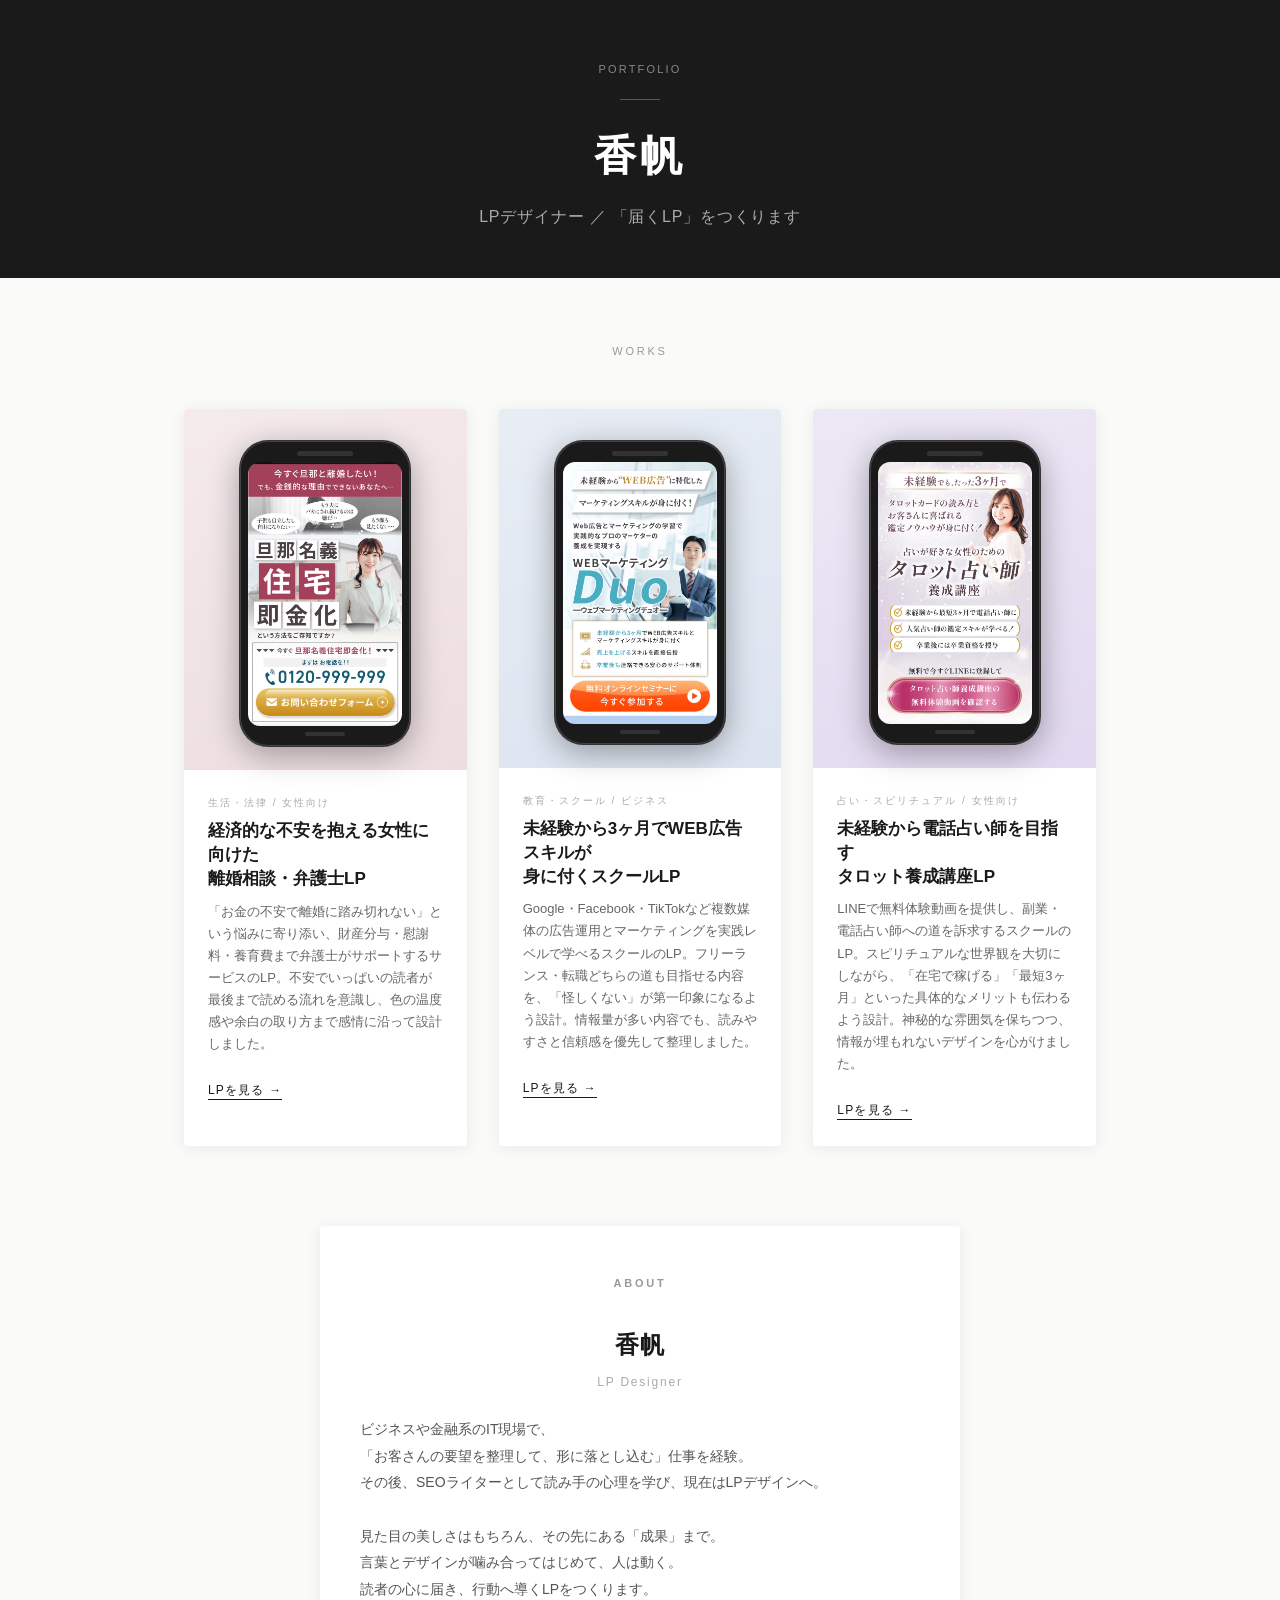
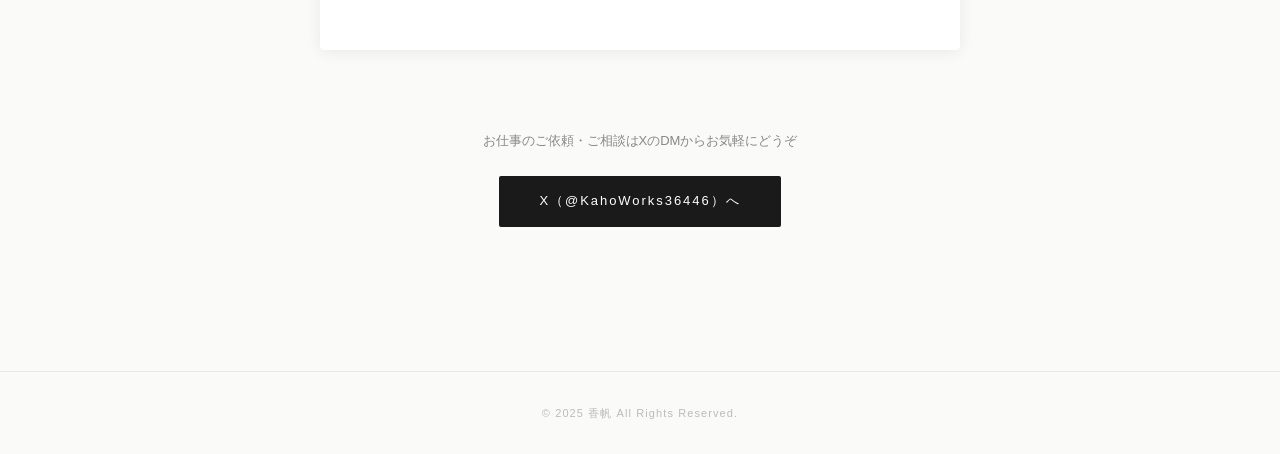
<file: index.html>
<!DOCTYPE html>
<html lang="ja">
<head>
  <meta charset="UTF-8">
  <meta name="viewport" content="width=device-width, initial-scale=1.0">
  <title>香帆 | LPデザイナー ポートフォリオ</title>
  <style>
    *, *::before, *::after { box-sizing: border-box; margin: 0; padding: 0; }

    body {
      font-family: 'Hiragino Kaku Gothic ProN', 'Noto Sans JP', sans-serif;
      background: #fafaf8;
      color: #1a1a1a;
      line-height: 1.7;
    }

    /* ヘッダー */
    header {
      background: #1a1a1a;
      color: #fff;
      padding: 60px 24px 48px;
      text-align: center;
    }
    header .name {
      font-size: clamp(28px, 5vw, 42px);
      font-weight: 700;
      letter-spacing: 0.1em;
      margin-bottom: 12px;
    }
    header .tagline {
      font-size: clamp(13px, 2vw, 16px);
      color: #aaa;
      letter-spacing: 0.05em;
    }
    header .divider {
      width: 40px;
      height: 1px;
      background: #555;
      margin: 20px auto;
    }
    header .label {
      font-size: 11px;
      letter-spacing: 0.2em;
      color: #888;
      text-transform: uppercase;
    }

    /* メインコンテンツ */
    main {
      max-width: 960px;
      margin: 0 auto;
      padding: 64px 24px;
    }

    .section-title {
      font-size: 11px;
      letter-spacing: 0.25em;
      color: #999;
      text-transform: uppercase;
      text-align: center;
      margin-bottom: 48px;
    }

    /* LPカード */
    .works {
      display: grid;
      grid-template-columns: repeat(auto-fit, minmax(280px, 1fr));
      gap: 32px;
      margin-bottom: 80px;
    }

    .card {
      background: #fff;
      border-radius: 4px;
      overflow: hidden;
      box-shadow: 0 2px 16px rgba(0,0,0,0.07);
      transition: transform 0.2s ease, box-shadow 0.2s ease;
      text-decoration: none;
      color: inherit;
      display: block;
    }
    .card:hover {
      transform: translateY(-4px);
      box-shadow: 0 8px 32px rgba(0,0,0,0.12);
    }

    /* スマホモックアップ */
    .card-mockup {
      padding: 32px 24px 24px;
      display: flex;
      justify-content: center;
      align-items: center;
    }
    .card-mockup.divorce   { background: linear-gradient(160deg, #f5eaec 0%, #ecdde0 100%); }
    .card-mockup.marketing { background: linear-gradient(160deg, #e8edf5 0%, #dce4f0 100%); }
    .card-mockup.tarot     { background: linear-gradient(160deg, #ede8f5 0%, #e2d9f0 100%); }

    .phone {
      width: 170px;
      background: #1a1a1a;
      border-radius: 28px;
      padding: 10px 8px;
      box-shadow:
        0 0 0 1px #333,
        0 8px 32px rgba(0,0,0,0.35),
        inset 0 0 0 1px #444;
      position: relative;
    }
    .phone-notch {
      width: 56px;
      height: 5px;
      background: #333;
      border-radius: 3px;
      margin: 0 auto 6px;
    }
    .phone-screen {
      width: 154px;
      height: auto;
      border-radius: 12px;
      overflow: hidden;
      background: #fff;
    }
    .phone-screen img {
      width: 100%;
      height: auto;
      display: block;
    }
    .phone-home {
      width: 40px;
      height: 4px;
      background: #333;
      border-radius: 2px;
      margin: 6px auto 0;
    }

    .card-body {
      padding: 24px;
    }
    .card-genre {
      font-size: 10px;
      letter-spacing: 0.2em;
      color: #aaa;
      margin-bottom: 8px;
    }
    .card-title {
      font-size: 17px;
      font-weight: 700;
      margin-bottom: 10px;
      line-height: 1.4;
    }
    .card-desc {
      font-size: 13px;
      color: #666;
      line-height: 1.7;
      margin-bottom: 20px;
    }
    .card-link {
      font-size: 12px;
      letter-spacing: 0.1em;
      color: #1a1a1a;
      border-bottom: 1px solid #1a1a1a;
      padding-bottom: 2px;
    }

    /* プロフィール */
    .profile {
      background: #fff;
      border-radius: 4px;
      padding: 48px 40px;
      box-shadow: 0 2px 16px rgba(0,0,0,0.07);
      max-width: 640px;
      margin: 0 auto 80px;
      text-align: center;
    }
    .profile h2 {
      font-size: 11px;
      letter-spacing: 0.25em;
      color: #999;
      text-transform: uppercase;
      margin-bottom: 32px;
    }
    .profile-name {
      font-size: 24px;
      font-weight: 700;
      margin-bottom: 6px;
      letter-spacing: 0.05em;
    }
    .profile-role {
      font-size: 12px;
      color: #aaa;
      letter-spacing: 0.15em;
      margin-bottom: 24px;
    }
    .profile-text {
      font-size: 14px;
      color: #555;
      line-height: 1.9;
      text-align: left;
    }

    /* お問い合わせ */
    .contact {
      text-align: center;
      margin-bottom: 80px;
    }
    .contact p {
      font-size: 13px;
      color: #888;
      margin-bottom: 24px;
    }
    .contact a {
      display: inline-block;
      background: #1a1a1a;
      color: #fff;
      text-decoration: none;
      font-size: 13px;
      letter-spacing: 0.15em;
      padding: 14px 40px;
      border-radius: 2px;
      transition: background 0.2s;
    }
    .contact a:hover { background: #333; }

    /* フッター */
    footer {
      border-top: 1px solid #e8e8e4;
      padding: 32px 24px;
      text-align: center;
      font-size: 11px;
      color: #bbb;
      letter-spacing: 0.1em;
    }

    @media (max-width: 600px) {
      .profile { padding: 32px 24px; }
    }
  </style>
</head>
<body>

<header>
  <p class="label">Portfolio</p>
  <div class="divider"></div>
  <h1 class="name">香帆</h1>
  <p class="tagline">LPデザイナー ／ 「届くLP」をつくります</p>
</header>

<main>

  <p class="section-title">Works</p>

  <div class="works">

    <a class="card" href="/msy-lp/divorce/" target="_blank" rel="noopener">
      <div class="card-mockup divorce">
        <div class="phone">
          <div class="phone-notch"></div>
          <div class="phone-screen">
            <img src="divorce.jpg" alt="離婚LP サンプル">
          </div>
          <div class="phone-home"></div>
        </div>
      </div>
      <div class="card-body">
        <p class="card-genre">生活・法律 / 女性向け</p>
        <h2 class="card-title">経済的な不安を抱える女性に向けた<br>離婚相談・弁護士LP</h2>
        <p class="card-desc">「お金の不安で離婚に踏み切れない」という悩みに寄り添い、財産分与・慰謝料・養育費まで弁護士がサポートするサービスのLP。不安でいっぱいの読者が最後まで読める流れを意識し、色の温度感や余白の取り方まで感情に沿って設計しました。</p>
        <span class="card-link">LPを見る →</span>
      </div>
    </a>

    <a class="card" href="/msy-lp/marketing/" target="_blank" rel="noopener">
      <div class="card-mockup marketing">
        <div class="phone">
          <div class="phone-notch"></div>
          <div class="phone-screen">
            <img src="marketing.jpg" alt="マーケティングLP サンプル">
          </div>
          <div class="phone-home"></div>
        </div>
      </div>
      <div class="card-body">
        <p class="card-genre">教育・スクール / ビジネス</p>
        <h2 class="card-title">未経験から3ヶ月でWEB広告スキルが<br>身に付くスクールLP</h2>
        <p class="card-desc">Google・Facebook・TikTokなど複数媒体の広告運用とマーケティングを実践レベルで学べるスクールのLP。フリーランス・転職どちらの道も目指せる内容を、「怪しくない」が第一印象になるよう設計。情報量が多い内容でも、読みやすさと信頼感を優先して整理しました。</p>
        <span class="card-link">LPを見る →</span>
      </div>
    </a>

    <a class="card" href="/msy-lp/tarot/" target="_blank" rel="noopener">
      <div class="card-mockup tarot">
        <div class="phone">
          <div class="phone-notch"></div>
          <div class="phone-screen">
            <img src="tarot.jpg" alt="タロットLP サンプル">
          </div>
          <div class="phone-home"></div>
        </div>
      </div>
      <div class="card-body">
        <p class="card-genre">占い・スピリチュアル / 女性向け</p>
        <h2 class="card-title">未経験から電話占い師を目指す<br>タロット養成講座LP</h2>
        <p class="card-desc">LINEで無料体験動画を提供し、副業・電話占い師への道を訴求するスクールのLP。スピリチュアルな世界観を大切にしながら、「在宅で稼げる」「最短3ヶ月」といった具体的なメリットも伝わるよう設計。神秘的な雰囲気を保ちつつ、情報が埋もれないデザインを心がけました。</p>
        <span class="card-link">LPを見る →</span>
      </div>
    </a>

  </div>

  <div class="profile">
    <h2>About</h2>
    <p class="profile-name">香帆</p>
    <p class="profile-role">LP Designer</p>
    <p class="profile-text">
      ビジネスや金融系のIT現場で、<br>
      「お客さんの要望を整理して、形に落とし込む」仕事を経験。<br>
      その後、SEOライターとして読み手の心理を学び、現在はLPデザインへ。<br><br>
      見た目の美しさはもちろん、その先にある「成果」まで。<br>
      言葉とデザインが噛み合ってはじめて、人は動く。<br>
      読者の心に届き、行動へ導くLPをつくります。
    </p>
  </div>

  <div class="contact">
    <p>お仕事のご依頼・ご相談はXのDMからお気軽にどうぞ</p>
    <a href="https://x.com/KahoWorks36446" target="_blank" rel="noopener">X（@KahoWorks36446）へ</a>
  </div>

</main>

<footer>
  &copy; 2025 香帆 All Rights Reserved.
</footer>

</body>
</html>
</file>
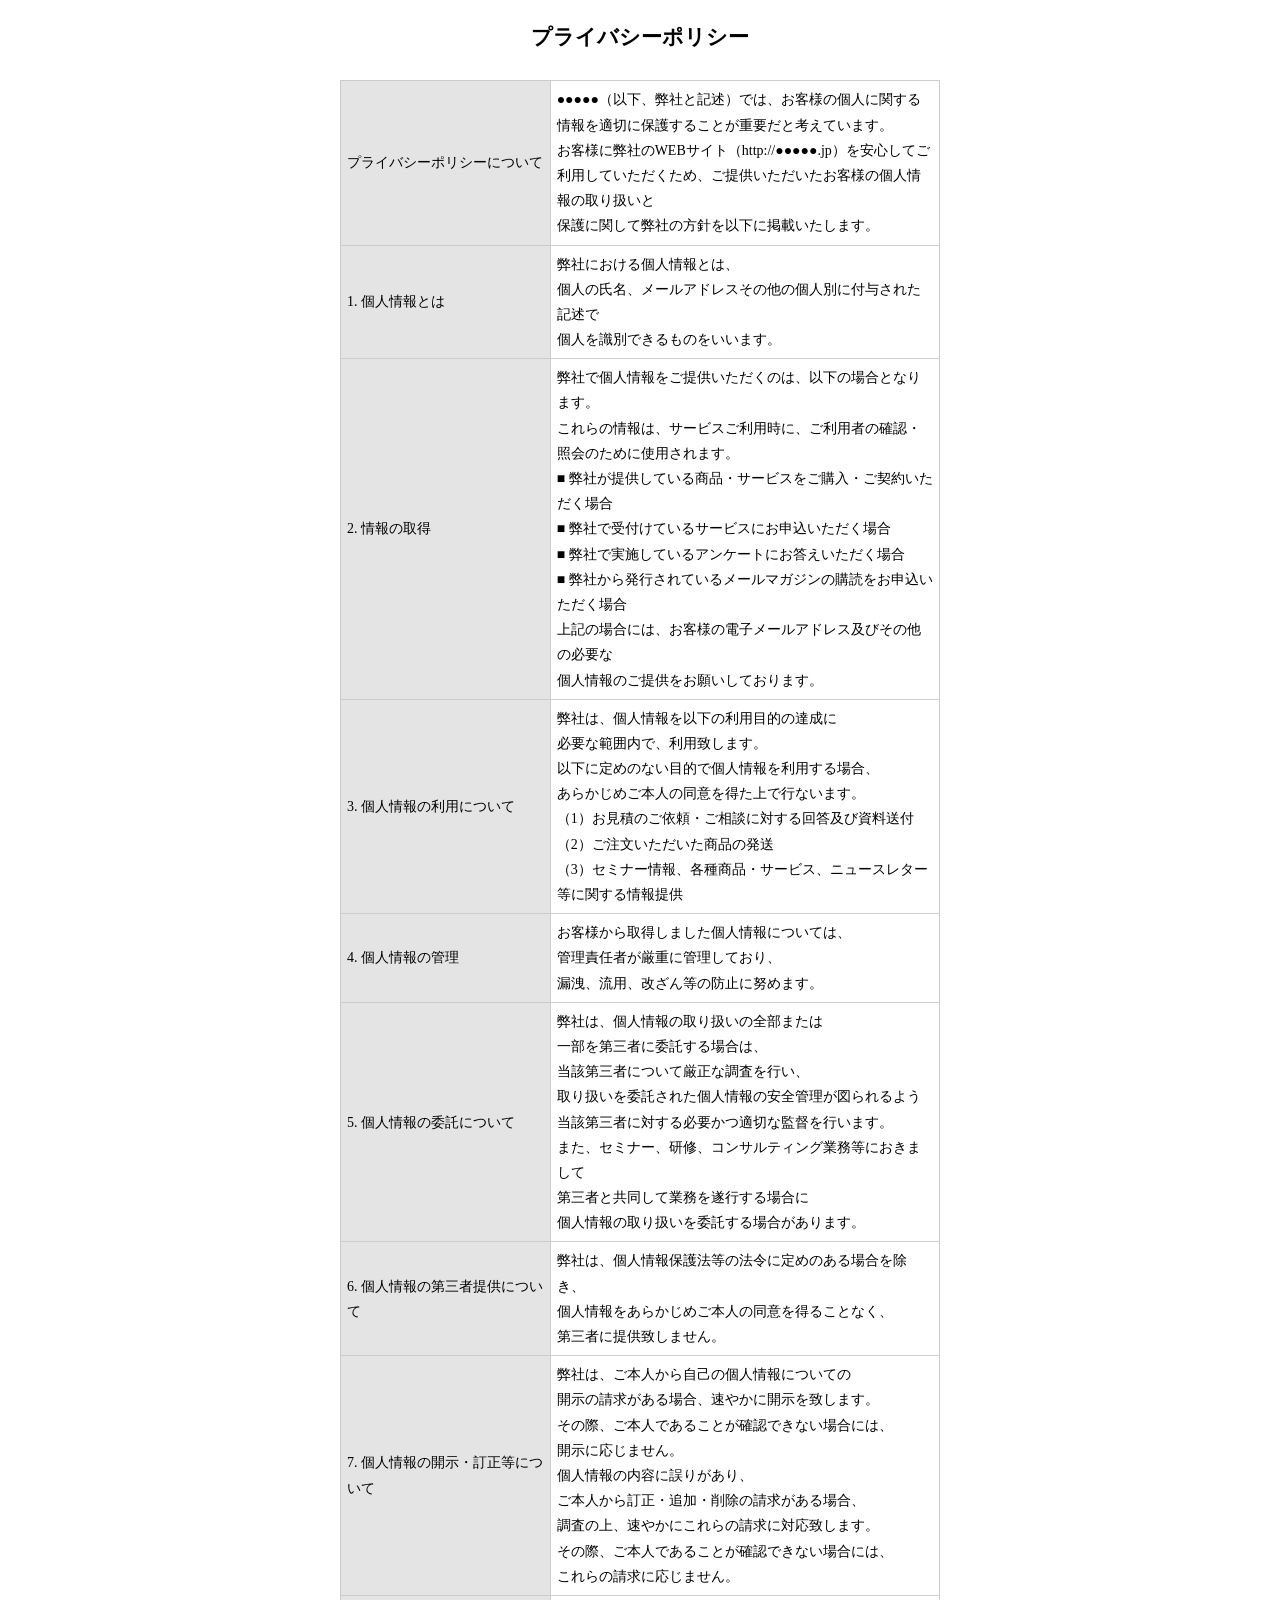
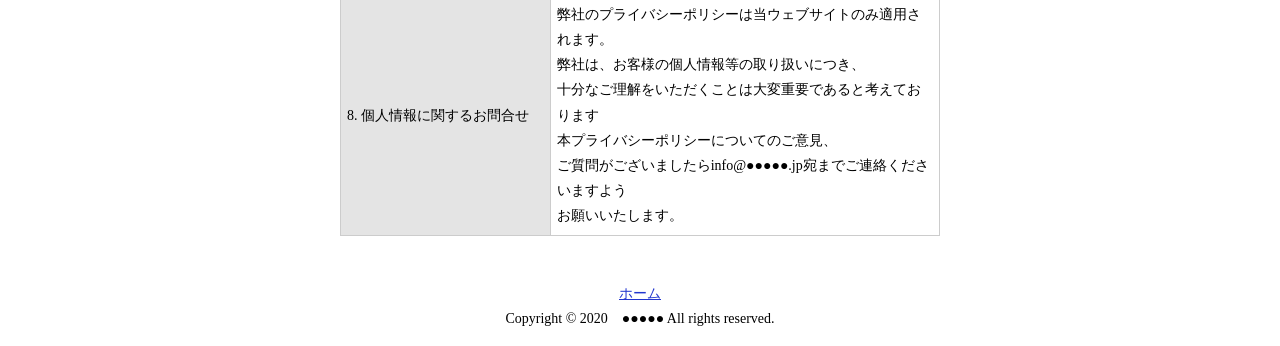
<file: divorce/pri.html>
<!DOCTYPE html PUBLIC "-//W3C//DTD XHTML 1.0 Transitional//EN" "http://www.w3.org/TR/xhtml1/DTD/xhtml1-transitional.dtd">
<html xmlns="http://www.w3.org/1999/xhtml">
<head>
<meta http-equiv="Content-Type" content="text/html; charset=UTF-8">
<meta http-equiv="Content-Script-Type" content="text/javascript">
<meta name="Description" content="">
<meta name="Keywords" content="">
<meta http-equiv="Content-Style-Type" content="text/css">
<meta name="robots" content="noindex,nofollow"><title>プライバシーポリシー</title>
<link href="css/basic_style2.css" rel="stylesheet" type="text/css" />
</head>


<body style="background-image:none;">
<div id="wrap">
<div id="container">
<br />
<h2 style="text-align:center">プライバシーポリシー</h2>
<table cellpadding="0" cellspacing="0" title="プライバシーポリシー" style="font-size:12px;" class="tb01">
<tr>
<td class="title">プライバシーポリシーについて</td>
<td>●●●●●（以下、弊社と記述）では、お客様の個人に関する情報を適切に保護することが重要だと考えています。<br>お客様に弊社のWEBサイト（http://●●●●●.jp）を安心してご利用していただくため、ご提供いただいたお客様の個人情報の取り扱いと<br>保護に関して弊社の方針を以下に掲載いたします。
</td>
</tr>


<tr>
<td class="title">1. 個人情報とは</td>
<td>
<!-- SALES_SHOP_Address -->弊社における個人情報とは、<br>個人の氏名、メールアドレスその他の個人別に付与された記述で<br>個人を識別できるものをいいます。
</td>
</tr>

<tr>
<td class="title">2. 情報の取得</td>
<td>弊社で個人情報をご提供いただくのは、以下の場合となります。<br>
これらの情報は、サービスご利用時に、ご利用者の確認・照会のために使用されます。<br>
■ 弊社が提供している商品・サービスをご購入・ご契約いただく場合<br>
■ 弊社で受付けているサービスにお申込いただく場合<br>
■ 弊社で実施しているアンケートにお答えいただく場合<br>
■ 弊社から発行されているメールマガジンの購読をお申込いただく場合<br>
上記の場合には、お客様の電子メールアドレス及びその他の必要な<br>個人情報のご提供をお願いしております。 </td>
</tr>

<tr>
<td class="title">3. 個人情報の利用について</td>
<td>弊社は、個人情報を以下の利用目的の達成に<br>必要な範囲内で、利用致します。<br> 以下に定めのない目的で個人情報を利用する場合、<br>あらかじめご本人の同意を得た上で行ないます。<br>
（1）お見積のご依頼・ご相談に対する回答及び資料送付<br>
（2）ご注文いただいた商品の発送<br>
（3）セミナー情報、各種商品・サービス、ニュースレター等に関する情報提供</td>
</tr>

<tr>
<td class="title">4. 個人情報の管理</td>
<td>お客様から取得しました個人情報については、<br>管理責任者が厳重に管理しており、<br>漏洩、流用、改ざん等の防止に努めます。</td>
</tr>

<tr>
<td class="title">5. 個人情報の委託について</td>
<td>弊社は、個人情報の取り扱いの全部または<br>一部を第三者に委託する場合は、<br>当該第三者について厳正な調査を行い、<br>取り扱いを委託された個人情報の安全管理が図られるよう<br>当該第三者に対する必要かつ適切な監督を行います。<br>

また、セミナー、研修、コンサルティング業務等におきまして<br>第三者と共同して業務を遂行する場合に<br>個人情報の取り扱いを委託する場合があります。
</td>
</tr>

<tr>
<td class="title">6. 個人情報の第三者提供について</td>
<td>弊社は、個人情報保護法等の法令に定めのある場合を除き、<br>個人情報をあらかじめご本人の同意を得ることなく、<br>第三者に提供致しません。</td>
</tr>

<tr>
<td class="title">7. 個人情報の開示・訂正等について</td>
<td>弊社は、ご本人から自己の個人情報についての<br>開示の請求がある場合、速やかに開示を致します。<br>

その際、ご本人であることが確認できない場合には、<br>開示に応じません。<br>

個人情報の内容に誤りがあり、<br>ご本人から訂正・追加・削除の請求がある場合、<br>調査の上、速やかにこれらの請求に対応致します。<br>

その際、ご本人であることが確認できない場合には、<br>これらの請求に応じません。</td>
</tr>	

	<tr>
<td class="title">8. 個人情報に関するお問合せ</td>
<td>弊社のプライバシーポリシーは当ウェブサイトのみ適用されます。<br>
弊社は、お客様の個人情報等の取り扱いにつき、<br>十分なご理解をいただくことは大変重要であると考えております<br>本プライバシーポリシーについてのご意見、<br>ご質問がございましたらinfo@●●●●●.jp宛までご連絡くださいますよう<br>お願いいたします。</td>
</tr>
	
		
</table>



<div id="copyright">
<a href="index.html">ホーム</a><br />
Copyright &copy; 2020　●●●●● All rights reserved.
</div><!-- /copyright -->
</div><!--/container-->
</div><!-- /wrap -->

</body>
</html>
</file>
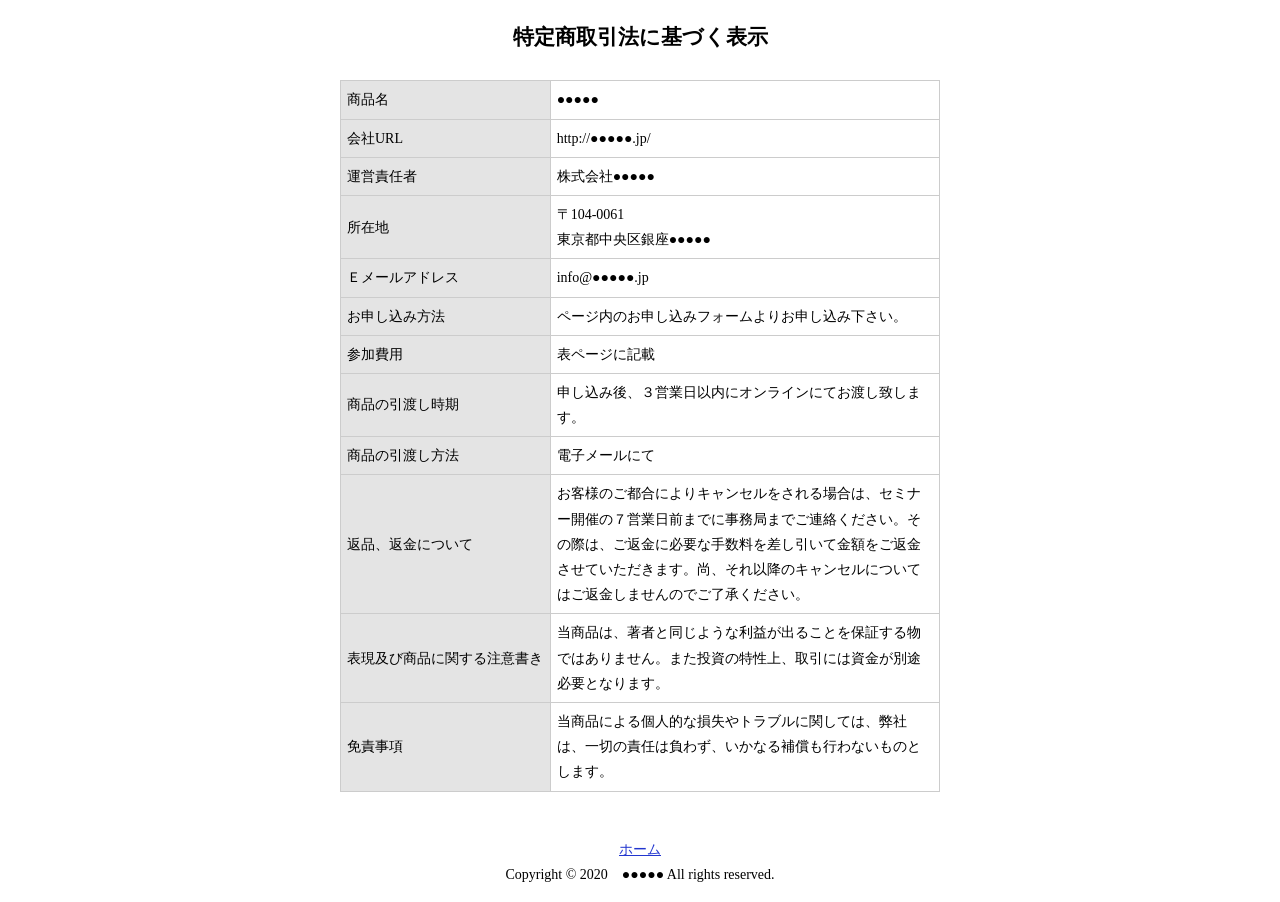
<file: divorce/tokutei.html>
<!DOCTYPE html PUBLIC "-//W3C//DTD XHTML 1.0 Transitional//EN" "http://www.w3.org/TR/xhtml1/DTD/xhtml1-transitional.dtd">
<html xmlns="http://www.w3.org/1999/xhtml">
<head>
<meta http-equiv="Content-Type" content="text/html; charset=UTF-8">
<meta http-equiv="Content-Script-Type" content="text/javascript">
<meta name="Description" content="">
<meta name="Keywords" content="">
<meta http-equiv="Content-Style-Type" content="text/css">
<meta name="robots" content="noindex,nofollow"><title>特定商取法に基づく表示</title>
<link href="css/basic_style2.css" rel="stylesheet" type="text/css" />
</head>


<body style="background-image:none;">
<div id="wrap">
<div id="container">
<br />
<h2 style="text-align:center">特定商取引法に基づく表示</h2>
<table cellpadding="0" cellspacing="0" title="特定商取法" style="font-size:12px;" class="tb01">
<tr>
<td class="title">商品名</td>
<td>●●●●●</td>
</tr>

<tr>
<td class="title">会社URL</td>
<td>http://●●●●●.jp/</td>
</tr>

<tr>
<td class="title">運営責任者</td>
<td>株式会社●●●●●</td>
</tr>	
	
<tr>
<td class="title">所在地</td>
<td>
<!-- SALES_SHOP_Address -->〒104-0061<BR>
 東京都中央区銀座●●●●●</td>
</tr>
	
<tr>
<td class="title">Ｅメールアドレス</td>
<td>info@●●●●●.jp</td>
</tr>

<tr>
<td class="title">お申し込み方法</td>
<td>ページ内のお申し込みフォームよりお申し込み下さい。</td>
</tr>
<tr>
<td class="title">参加費用</td>
<td>表ページに記載</td>
</tr>

<tr>
<td class="title">商品の引渡し時期</td>
<td>申し込み後、３営業日以内にオンラインにてお渡し致します。</td>
</tr>
<tr>
<td class="title">商品の引渡し方法</td>
<td>電子メールにて</td>
</tr>
<tr>
<td class="title">返品、返金について</td>
<td>お客様のご都合によりキャンセルをされる場合は、セミナー開催の７営業日前までに事務局までご連絡ください。その際は、ご返金に必要な手数料を差し引いて金額をご返金させていただきます。尚、それ以降のキャンセルについてはご返金しませんのでご了承ください。</td>
</tr>

<tr>
<td class="title">表現及び商品に関する注意書き</td>
<td>当商品は、著者と同じような利益が出ることを保証する物ではありません。また投資の特性上、取引には資金が別途必要となります。</td>
</tr>

<tr>
<td class="title">免責事項</td>
<td>当商品による個人的な損失やトラブルに関しては、弊社は、一切の責任は負わず、いかなる補償も行わないものとします。</td>
</tr>

</table>



<div id="copyright">
<a href="index.html">ホーム</a><br />
Copyright &copy; 2020　●●●●● All rights reserved.
</div><!-- /copyright -->
</div><!--/container-->
</div><!-- /wrap -->

</body>
</html>
</file>
<file: divorce/css/basic_style2.css>
@charset "utf-8";




/* common
---------------------------------------------*/
* {margin:0;padding:0;}

a:link,a:visited {
	color: #2236cf;
	text-decoration:underline;
}
a:hover,a:active {
	color: #d90909;
	text-decoration:underline;
}

.impact   {font-size:20pt; font-weight:bold;}
.impact2  {color:red;}
.impact3  {background:yellow; color:#000;}
#impact4  {underline;}
.impact5  {background:#173B50; padding:2px 5px; color:#fff;}
.impact6  {background:#f4f4f4; padding:3px; line-height:1.1;}
.impact7  {background: #B60000; padding:2px 5px; color:#fff;}
.style2   {color: #FF0000}
.style3   {color: #333333}
.style4   {color: #000000}


img{ border: none;}




/* layout
---------------------------------------------*/

/*TopIntro-Start*/
body {
  background:#ffffff;
  text-align:center;
  font-size:14px;
  font-family: "MS UI Gothic", Verdana, Times New Roman;
}
#intro{
	width:800px;
	margin:0px auto;
}
.wrap {
	background:url(../images/bg_02.png);
    background-repeat:repeat-y;
	margin:0px auto;
	width:918px;
	
}
#container {
	background-color:#FFFFFF;
	width:800px;
	margin: 0px auto;
   line-height: 180%;
	text-align: left;
}/*TopIntro-End*/




/* 
------------------------------------------------------*/
#copyright{
	text-align:center;
	padding:15px 0px;
}
#container p{
	clear:both;
	padding:0px 35px;
	line-height:1.5;
}
div.clear{
	clear: both;
	margin: 0 0 10px 0;
}



th, td  {
font-size:14px;
}

/* Tokuten 
------------------------------------------------------*/
#tokuten p{
	clear:none;
	padding:0px;
	line-height:1.3;
	font-size:14px;
}


/* User's Voice_Underline
------------------------------------------------------*/
#uservoice_under p{
	clear:none;
	padding:0px;
	line-height:1.3;
	font-size:14px;
	border-bottom:1px #CCCCCC dashed;
}



/* User's Voice
------------------------------------------------------*/
#uservoice p{
	clear:none;
	padding:0px;
	line-height:1.3;
	font-size:14px;
}


/* Mawarikomi_editmode
------------------------------------------------------*/
#mawarikomi_edit p{
	clear:none;
	padding:0px;
	line-height:1.3;
	font-size:14px;
}

/* Mawarikomi_previewmode
------------------------------------------------------*/
#mawarikomi_prv p{
	clear:none;
	padding:0px 35px;
	line-height:1.3;
	font-size:14px;
}

/* 
------------------------------------------------------*/
/*TopIntro-BgStyleStart*/
.topintro {
   padding:20px 20px 0px 20px ;
   text-align:left;
   margin:0px auto;
   line-height:1.2;
   width:680px; 
   height:px;
   font-size:30px;
   font-weight:bold;
}/*TopIntro-BgStyleEnd*/


.topintro_onlytext {
	text-align:left;
	margin:0px auto;
	line-height:1.1;
	width:680px; 
}



.topintro_sample{
	padding:15px 10px;
	font-size:14px;
}


#topintro_sample p{
	padding:0px;
	line-height:1.1;
	font-size:14px;
}
 
 
 
/* frame_border
------------------------------------------------------*/
#frame_border{
	border:1px #CCCCCC dotted;
} 


/* SubCatch [Text Type]
------------------------------------------------------*/
.sch001_text{
	margin: 20px auto;
	padding:0px;
	font-weight:bold;
	text-align:center;
	line-height:1.1;
}
#sch001_text p{
	padding:0px;
	line-height:1.1;
}



/* SubCatch [Image Type]
------------------------------------------------------*/
.sch001_img{
	text-align:center;
	margin:20px auto;
}




/* SubCatch [Bar Type]
------------------------------------------------------*/
.sch001_barBg_1{
	margin: 10px auto;
	padding:10px 10px 10px 20px;
	font-weight:bold;
	line-height:1.1;
}
.sch001_barBg_2{
	margin: 20px auto;
	padding:50px 20px 50px 20px;
	font-weight:bold;
	line-height:1.1;
}
#sch001_bar p{
	padding:0px;
	line-height:1.1;
}



/* Price
------------------------------------------------------*/
#price p{
	padding:0px;
	line-height:1.2;
	font-size:14px;
}


/* Subcatch Bar
------------------------------------------------------*/
#sbc_bar p{
	padding:0px;
	line-height:1.2;
	font-size:14px;
}




/* CheckList 
------------------------------------------------------*/
.checklist_text{
	width:550px;
	margin: 0px auto 10px;
	padding:0px;
	font-size:14px;
}
#checklist_text p{	
	clear:none;
	padding:0px;
	line-height:1.3;
	font-size:14px;
}



/* sign
------------------------------------------------------*/
.sign001_text{
	text-align:right;
	margin:0px auto;
	line-height:1.3;
	width:650px; 
	padding:0px 30px 0px 0px;
}
.sign001_img{
	width:600px; 
	margin:5px auto;
	text-align:right;
	padding:0px 10px;
}




/* 
------------------------------------------------------*/
.ImgCenter{
	text-align:center;
	margin:100px auto;
}
.ImgCenter01{
	text-align:center;
	margin:50px auto;
}
.ImgCenter02{
	text-align:center;
	margin:30px auto 50px;
}




/* Tokutei Table
------------------------------------------------------*/
.tb01{
	width:600px;
	margin:30px auto 30px;
	border-top:1px solid #ccc;
	border-left:1px solid #ccc;
}
.tb01 .title{
	border-bottom:1px solid #ccc;
	border-right:1px solid #ccc;
	padding:6px;
	background-color:#e4e4e4;
	width:35%;
}
.tb01 td{
	border-bottom:1px solid #ccc;
	border-right:1px solid #ccc;
	padding:6px;
	text-align:left;
	background-color:#FFFFFF;
}




/* 
------------------------------------------------------*/
#image_FullWidth p{
	padding:0px;
}



/* 
------------------------------------------------------*/
.imgR{
	float:right;
	margin:0px 0px 10px 10px;
}




/* 
------------------------------------------------------*/
.nameRight{
	text-align:right;
	padding:0px 60px;
}



/* 
------------------------------------------------------*/
.AutodateRight{
	text-align:right;
	padding:0px 0px;
}




/* 
------------------------------------------------------*/
ul.checkbox{
	text-align:left;
	padding:10px 20px;
}
ul.checkbox li{
	list-style: none;
	line-height:1.1;
	text-align:left;
	margin:3px 0;
	padding:4px 0px 4px 30px;
}
ul.checkbox li.title {
	
}
ul.checkbox li.txt{
	margin-bottom:15px;
}



/* 
------------------------------------------------------*/
.inbox{
	width:500px;
	margin:0px auto 50px;
	padding:20px 30px;
	text-align:left;
	background:#F5F5F5;
	border:2px solid #e4e4e4;
	color:#333;
	font-size:12px;
}


/* 
------------------------------------------------------*/
.list{
	text-align: left;
	display:block;
}
.list dt{
	background:url(../images/icon.png) left 6px no-repeat;
	line-height:1.1;
	padding-left:22px;
	margin-bottom:10px;
	font-weight:bold;
}
.list dd{
	margin-bottom:30px;
	padding-left:22px;
}
.list01{
	text-align: left;
	display:block;
	width:500px;
	margin:20px auto 60px;
	padding:20px;
	border:6px solid #ccc;
}
.list01 dt{
	background:url(../images/icon01.gif) left 2px no-repeat;
	line-height:1.1;
	font-size:16px;
	padding-left:30px;
	margin-bottom:10px;
	font-weight:bold;
	border-bottom:2px dotted #ccc;
}
.list01 dd{
	margin-bottom:30px;
	padding-left:30px;
	font-size:12px;
}



/* faq
---------------------------------------------*/
#faq{
	margin: 10px auto 0px;
	padding:10px;
	text-align:left;
	font-size:14px;
	line-height:1.1;
}
#faq p{
	padding:0px;
	line-height:1.1;
	font-size:14px;
}



/* InFrame
---------------------------------------------------------- */
.inf01_dottit {
	font-size: larger;
	font-weight: bold;
	border:1px dotted #666666;
	background:#CCCCCC url(../images/inf_org.gif) repeat ;
	padding:10px 20px;
	text-align:left;
	margin:0px 65px 10px;
}



/*  hover  
---------------------------------------------------------- */
#dropin td{
	padding:2px;
}
.popup_box{
	width:300px;
	padding:5px;
}
#hover_btn{
	background:url(../images/hover01_btn.jpg) center top;
	cursor:pointer;
	text-indent:-99999px;
	overflow:hidden;
	border:none;
	width:327px;
	height:52px;
}



/*  Button-Custom
---------------------------------------------------------- */
#BtnStyle_ctm_one a{
	color:#fff;
}
#BtnStyle_ctm_one a:hover{
	color:#FFD640;
}




#BtnStyle_ctm2_two a{
	color:#000;
}
#BtnStyle_ctm2_two a:hover{
	color:#1C5DCE;
}




/*  ul  
---------------------------------------------------------- */
ol,
ul{
	list-style-position: inside;
	padding-left:10px;
}
ol li,
ul li{
	text-align:left;
}

#tool{
	background:url(../images/back.png);
    background-repeat:repeat-y;
}
#toolmozi{
	width:500px;
    margin-left:160px;
}
</file>
